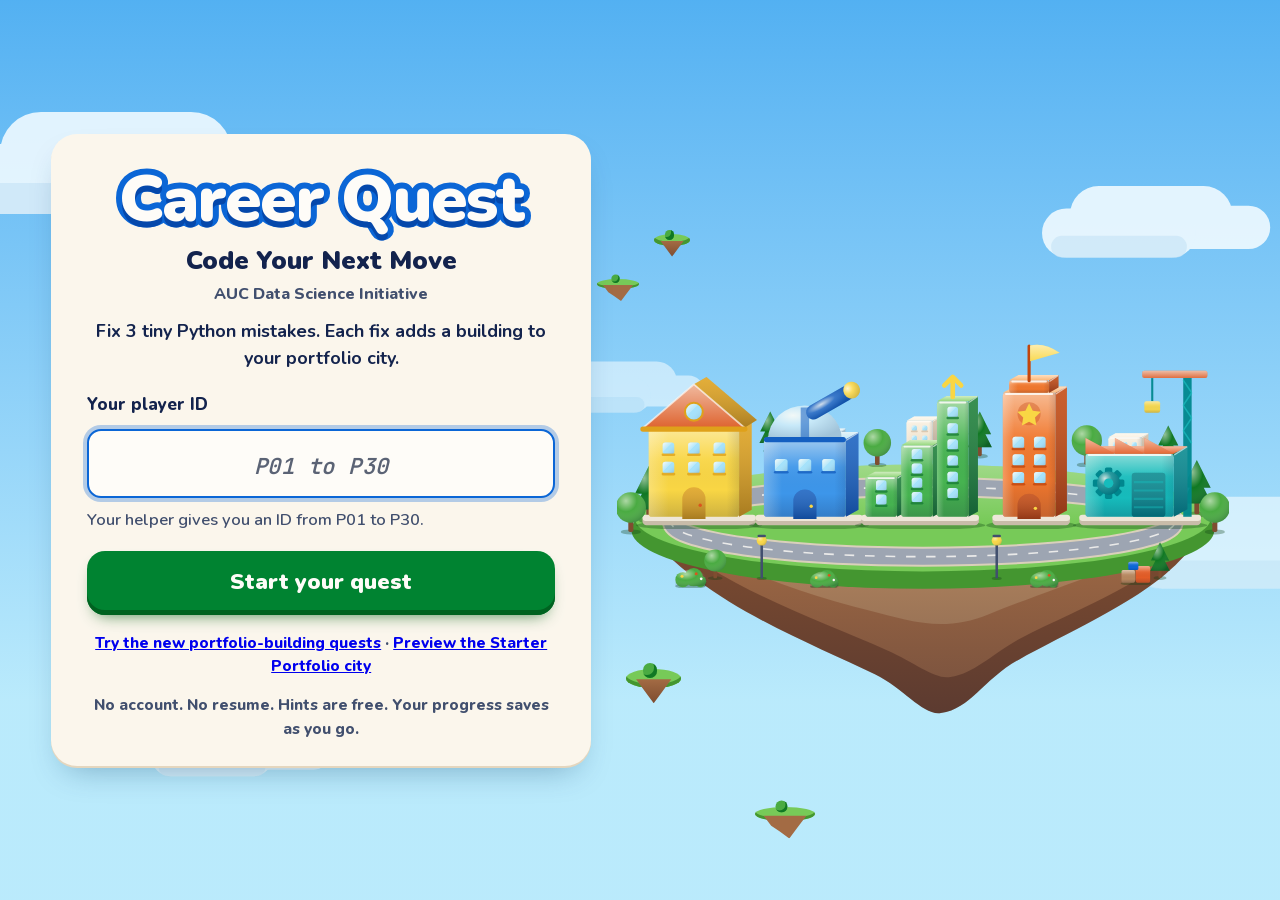
<file: index.html>
<!doctype html>
<html lang="en">
<head>
<meta charset="utf-8">
<meta name="viewport" content="width=device-width, initial-scale=1">
<meta http-equiv="Content-Security-Policy" content="default-src 'self'; script-src 'self'; style-src 'self' 'unsafe-inline'; img-src 'self' data: blob:; font-src 'self' data:; connect-src 'self'; worker-src 'self'; frame-src 'self' blob:; object-src 'none'; base-uri 'none'; form-action 'none'">
<title>Career Quest: Code Your Next Move</title>
<meta name="robots" content="noindex, nofollow">
<meta name="description" content="A beginner Python game from the AUC Data Science Initiative: fix three tiny bugs, build your career portfolio.">
<link rel="icon" href="data:image/svg+xml,%3Csvg xmlns='http://www.w3.org/2000/svg' viewBox='0 0 32 32'%3E%3Crect x='4' y='10' width='9' height='18' rx='2' fill='%23f9d544'/%3E%3Crect x='15' y='4' width='9' height='24' rx='2' fill='%230b66d6'/%3E%3Crect x='2' y='27' width='28' height='3' rx='1.5' fill='%230a933b'/%3E%3C/svg%3E">
<link rel="stylesheet" href="css/game.css">
<script type="module" src="js/game.js"></script>
</head>
<body>
<svg class="defs" width="0" height="0" aria-hidden="true" focusable="false"><defs>
  <linearGradient id="g-sheen" x1="0" y1="0" x2="0" y2="1"><stop offset="0" stop-color="#fffdf6" stop-opacity=".5"/><stop offset=".36" stop-color="#fffdf6" stop-opacity=".06"/><stop offset=".7" stop-color="#0b1030" stop-opacity="0"/><stop offset="1" stop-color="#0b1030" stop-opacity=".18"/></linearGradient>
  <linearGradient id="g-sheen-x" x1="0" y1="0" x2="1" y2="0"><stop offset="0" stop-color="#fffdf6" stop-opacity=".26"/><stop offset=".22" stop-color="#fffdf6" stop-opacity="0"/><stop offset=".86" stop-color="#0b1030" stop-opacity="0"/><stop offset="1" stop-color="#0b1030" stop-opacity=".12"/></linearGradient>
  <linearGradient id="g-side" x1="0" y1="0" x2="0" y2="1"><stop offset="0" stop-color="#fffdf6" stop-opacity=".14"/><stop offset="1" stop-color="#0b1030" stop-opacity=".26"/></linearGradient>
  <linearGradient id="g-top" x1="0" y1="0" x2="0" y2="1"><stop offset="0" stop-color="#fffdf6" stop-opacity=".6"/><stop offset="1" stop-color="#fffdf6" stop-opacity=".08"/></linearGradient>
  <linearGradient id="g-glass" x1="0" y1="0" x2="1" y2="1"><stop offset="0" stop-color="#fffdf6" stop-opacity=".9"/><stop offset=".42" stop-color="#fffdf6" stop-opacity=".2"/><stop offset=".43" stop-color="#fffdf6" stop-opacity="0"/><stop offset="1" stop-color="#0b1030" stop-opacity=".16"/></linearGradient>
  <radialGradient id="g-dome" cx=".34" cy=".3" r=".75"><stop offset="0" stop-color="#fffdf6" stop-opacity=".8"/><stop offset=".4" stop-color="#fffdf6" stop-opacity=".16"/><stop offset="1" stop-color="#0b1030" stop-opacity=".16"/></radialGradient>
  <radialGradient id="g-ball" cx=".34" cy=".28" r=".8"><stop offset="0" stop-color="#fffdf6" stop-opacity=".55"/><stop offset=".45" stop-color="#fffdf6" stop-opacity="0"/><stop offset="1" stop-color="#0b1030" stop-opacity=".22"/></radialGradient>
  <linearGradient id="g-grass" x1="0" y1="0" x2="0" y2="1"><stop offset="0" stop-color="#fffdf6" stop-opacity=".3"/><stop offset=".55" stop-color="#fffdf6" stop-opacity="0"/></linearGradient>
  <linearGradient id="g-rock" x1="0" y1="0" x2="0" y2="1"><stop offset="0" stop-color="#0b1030" stop-opacity="0"/><stop offset="1" stop-color="#0b1030" stop-opacity=".3"/></linearGradient>
</defs></svg>
<div class="sky" aria-hidden="true">
  <span class="cloud c1"></span><span class="cloud c2"></span><span class="cloud c3"></span><span class="cloud c4"></span><span class="cloud c5"></span>
  <span class="islet i1"></span><span class="islet i2"></span><span class="islet i3"></span><span class="islet i4"></span><span class="islet i5"></span>
</div>

<header class="hud" id="hud" hidden>
  <span class="brand">Career Quest</span>
  <span class="hud-player" id="hud-player"></span>
  <span class="hud-score" id="hud-score"><span id="hud-points">0</span> / 25 <span class="hud-unit">Python points</span></span>
  <ol class="path" id="hud-path" aria-label="Levels"></ol>
  <button class="btn-small btn-draft" id="btn-draft" type="button">Download draft</button>
</header>

<main>
  <section class="screen screen-title" id="screen-title">
    <div class="title-card panel">
      <h1 class="logo">Career Quest</h1>
      <p class="logo-sub">Code Your Next Move</p>
      <p class="logo-org">AUC Data Science Initiative</p>
      <p class="premise">Fix 3 tiny Python mistakes. Each fix adds a building to your portfolio city.</p>
      <div class="title-continue" id="title-continue" hidden>
        <button class="btn btn-go btn-big" id="title-continue-btn" type="button">Continue</button>
        <button class="btn-text" id="title-new" type="button">Start fresh</button>
        <button class="btn-text" id="title-restart" type="button" hidden>Start over as DEMO</button>
      </div>
      <div class="title-form" role="group" aria-labelledby="player-id-lbl">
        <label class="label" id="player-id-lbl" for="player-id">Your player ID</label>
        <input id="player-id" class="id-input" maxlength="4" autocomplete="off" autocapitalize="characters" spellcheck="false" placeholder="P01 to P30" aria-describedby="player-id-help player-id-err">
        <span class="help" id="player-id-help">Your helper gives you an ID from P01 to P30.</span>
        <span class="err" id="player-id-err" role="alert" hidden></span>
        <button class="btn btn-go btn-big" id="start-btn" type="button">Start your quest</button>
      </div>
      <p class="fine"><a href="quests.html">Try the new portfolio-building quests</a> · <a href="starter.html">Preview the Starter Portfolio city</a></p>
      <p class="fine" id="save-claim">No account. No resume. Hints are free. Your progress saves as you go.</p>
      <p class="fine fine-ok" id="offline-note" hidden>This laptop has a copy of the game, so it keeps working if the Wi-Fi drops.</p>
    </div>
    <div class="title-hero" aria-hidden="true"><div class="scene scene-hero" id="hero-scene"></div></div>
  </section>

  <section class="screen screen-game" id="screen-game" hidden>
    <div class="panel left" id="left"></div>
    <div class="right">
      <div class="port-head"><h2 id="p-name"></h2><p id="p-role"></p></div>
      <div class="scene" id="scene"></div>
      <div class="detail panel" id="detail" tabindex="0" role="region" aria-labelledby="detail-h"></div>
      <p class="data-badge" id="data-badge"></p>
    </div>
  </section>
</main>

<div class="tab-note" id="tab-note" role="alert" hidden>
  <p>Career Quest is open in another tab. Playing in two tabs can mix up your progress.</p>
  <button class="btn-small" id="tab-here" type="button">Play in this tab</button>
</div>
<div class="save-note" id="save-note" role="alert" hidden>
  <p>This browser isn't saving your progress. Keep this tab open, and use Download draft in the top bar before you close it.</p>
  <button class="btn-small" id="save-note-ok" type="button">Got it</button>
</div>
<div class="sr-only" id="announcer" aria-live="polite"></div>
<div class="toasts" id="toasts" role="status" aria-live="polite"></div>
</body>
</html>
</file>
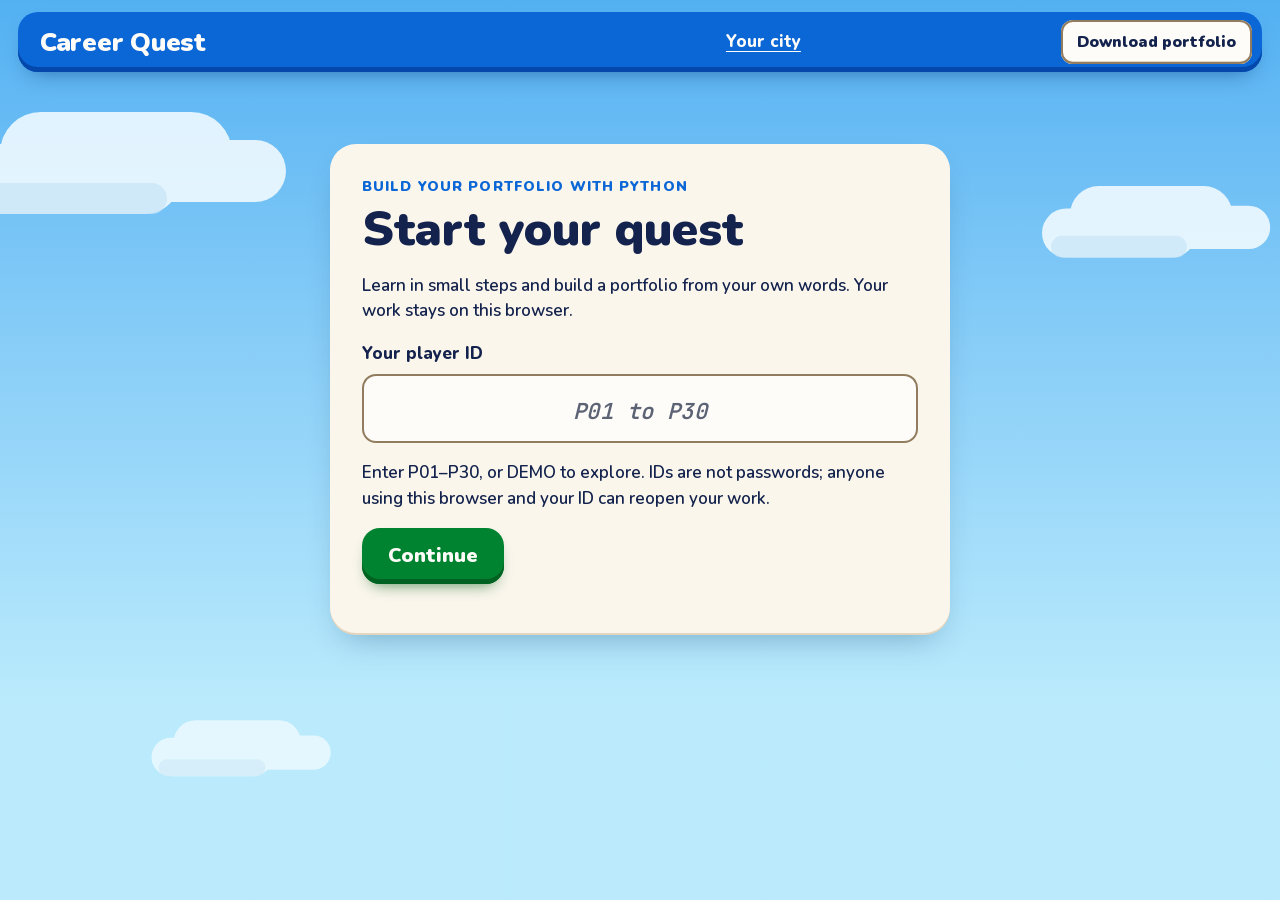
<file: quests.html>
<!doctype html><html lang="en"><head><meta charset="utf-8"><meta name="viewport" content="width=device-width,initial-scale=1"><meta name="robots" content="noindex,nofollow">
<meta http-equiv="Content-Security-Policy" content="default-src 'self'; script-src 'self'; style-src 'self' 'unsafe-inline'; img-src 'self' data: blob:; font-src 'self' data:; connect-src 'self'; worker-src 'self'; object-src 'none'; base-uri 'none'">
<title>Build Your Portfolio with Python | Career Quest</title><link rel="stylesheet" href="css/game.css"><link rel="stylesheet" href="css/quests.css"><script src="js/saved-files.js"></script><script type="module" src="js/quests.js"></script></head><body><a class="skip-to-main" href="#main-content">Skip to main content</a><svg class="defs" width="0" height="0" aria-hidden="true" focusable="false"><defs>
  <linearGradient id="g-sheen" x1="0" y1="0" x2="0" y2="1"><stop offset="0" stop-color="#fffdf6" stop-opacity=".5"/><stop offset=".36" stop-color="#fffdf6" stop-opacity=".06"/><stop offset=".7" stop-color="#0b1030" stop-opacity="0"/><stop offset="1" stop-color="#0b1030" stop-opacity=".18"/></linearGradient>
  <linearGradient id="g-sheen-x" x1="0" y1="0" x2="1" y2="0"><stop offset="0" stop-color="#fffdf6" stop-opacity=".26"/><stop offset=".22" stop-color="#fffdf6" stop-opacity="0"/><stop offset=".86" stop-color="#0b1030" stop-opacity="0"/><stop offset="1" stop-color="#0b1030" stop-opacity=".12"/></linearGradient>
  <linearGradient id="g-side" x1="0" y1="0" x2="0" y2="1"><stop offset="0" stop-color="#fffdf6" stop-opacity=".14"/><stop offset="1" stop-color="#0b1030" stop-opacity=".26"/></linearGradient>
  <linearGradient id="g-top" x1="0" y1="0" x2="0" y2="1"><stop offset="0" stop-color="#fffdf6" stop-opacity=".6"/><stop offset="1" stop-color="#fffdf6" stop-opacity=".08"/></linearGradient>
  <linearGradient id="g-glass" x1="0" y1="0" x2="1" y2="1"><stop offset="0" stop-color="#fffdf6" stop-opacity=".9"/><stop offset=".42" stop-color="#fffdf6" stop-opacity=".2"/><stop offset=".43" stop-color="#fffdf6" stop-opacity="0"/><stop offset="1" stop-color="#0b1030" stop-opacity=".16"/></linearGradient>
  <radialGradient id="g-dome" cx=".34" cy=".3" r=".75"><stop offset="0" stop-color="#fffdf6" stop-opacity=".8"/><stop offset=".4" stop-color="#fffdf6" stop-opacity=".16"/><stop offset="1" stop-color="#0b1030" stop-opacity=".16"/></radialGradient>
  <radialGradient id="g-ball" cx=".34" cy=".28" r=".8"><stop offset="0" stop-color="#fffdf6" stop-opacity=".55"/><stop offset=".45" stop-color="#fffdf6" stop-opacity="0"/><stop offset="1" stop-color="#0b1030" stop-opacity=".22"/></radialGradient>
  <linearGradient id="g-grass" x1="0" y1="0" x2="0" y2="1"><stop offset="0" stop-color="#fffdf6" stop-opacity=".3"/><stop offset=".55" stop-color="#fffdf6" stop-opacity="0"/></linearGradient>
  <linearGradient id="g-rock" x1="0" y1="0" x2="0" y2="1"><stop offset="0" stop-color="#0b1030" stop-opacity="0"/><stop offset="1" stop-color="#0b1030" stop-opacity=".3"/></linearGradient>
</defs></svg>

<div class="sky" aria-hidden="true"><span class="cloud c1"></span><span class="cloud c2"></span><span class="cloud c3"></span></div>
<header class="hud quest-hud"><span class="brand">Career Quest</span><span id="player-label"></span><a href="starter.html" id="city-link">Your city</a><button class="btn-small" type="button" id="draft">Download portfolio</button><button class="btn-small" type="button" id="python-export" hidden>Download Python</button><button class="btn-small" type="button" id="starter-export" hidden>Download Level 1 Python</button><button class="btn-small" type="button" id="bundle-export" hidden>Download bundle</button></header>
<main id="main-content" class="quest-shell" tabindex="-1"><section class="panel quest-login" id="login"><p class="eyebrow">Build your portfolio with Python</p><h1>Start your quest</h1><p>Learn in small steps and build a portfolio from your own words. Your work stays on this browser.</p><label class="label" for="player-id">Your player ID</label><input id="player-id" class="id-input" placeholder="P01 to P30" maxlength="4" autocomplete="off" autocapitalize="characters" aria-describedby="login-help"><p id="login-help">Enter P01–P30, or DEMO to explore. IDs are not passwords; anyone using this browser and your ID can reopen your work.</p><button class="btn btn-go" type="button" id="start">Continue</button><p id="login-error" role="alert"></p></section>
<div id="quest-app" hidden><div class="quest-top"><div><p class="eyebrow" id="level-name"></p><h1 id="quest-heading" tabindex="-1"></h1><p id="quest-concept"></p></div><div class="quest-tools"><button class="btn-small" id="switch-player" type="button">Switch player</button><button class="btn-small" id="erase-player" type="button">Erase this player’s data</button><span id="runtime-status" role="status">Loading Python…</span><button class="btn-small" type="button" id="sync-progress" hidden>Load saved progress</button><span id="sync-status" role="status"></span></div></div><div class="quest-layout"><nav class="panel quest-nav" aria-label="Quest progress"><h2>Your path</h2><div id="quest-list"></div></nav><section class="panel lesson" id="lesson"></section><aside class="panel live-portfolio" id="live-portfolio" aria-label="Live portfolio preview"></aside></div></div>
</main><div id="announcer" class="sr-only" aria-live="polite"></div></body></html>
</file>
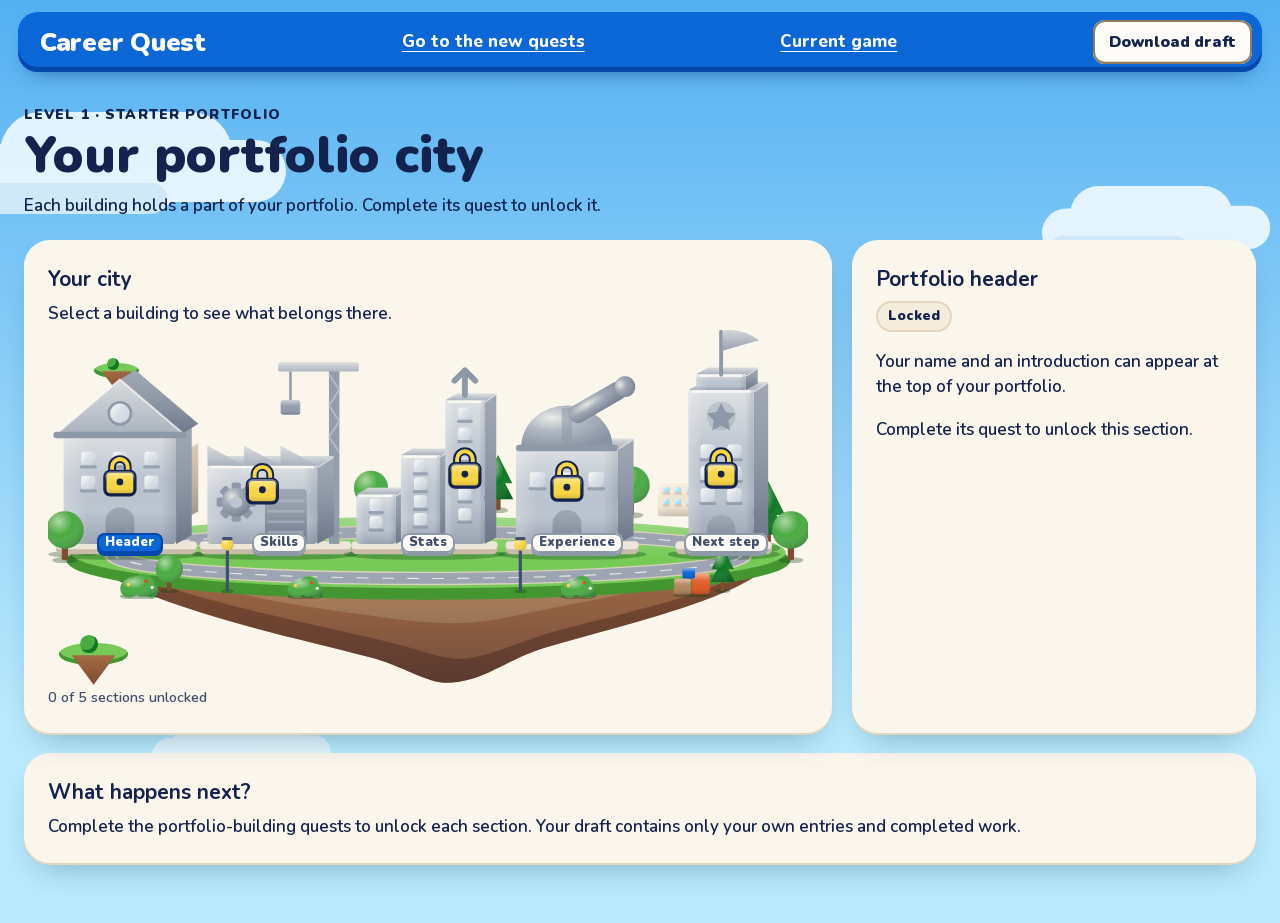
<file: starter.html>
<!doctype html>
<html lang="en"><head><meta charset="utf-8"><meta name="viewport" content="width=device-width, initial-scale=1">
<meta http-equiv="Content-Security-Policy" content="default-src 'self'; script-src 'self'; style-src 'self' 'unsafe-inline'; img-src 'self' data: blob:; font-src 'self' data:; object-src 'none'; base-uri 'none'">
<meta name="robots" content="noindex, nofollow"><title>Starter Portfolio | Career Quest</title>
<link rel="stylesheet" href="css/game.css"><link rel="stylesheet" href="css/starter.css"><script type="module" src="js/starter.js"></script></head>
<body><a class="skip-to-main" href="#main-content">Skip to main content</a><svg class="defs" width="0" height="0" aria-hidden="true" focusable="false"><defs>
  <linearGradient id="g-sheen" x1="0" y1="0" x2="0" y2="1"><stop offset="0" stop-color="#fffdf6" stop-opacity=".5"/><stop offset=".36" stop-color="#fffdf6" stop-opacity=".06"/><stop offset=".7" stop-color="#0b1030" stop-opacity="0"/><stop offset="1" stop-color="#0b1030" stop-opacity=".18"/></linearGradient>
  <linearGradient id="g-sheen-x" x1="0" y1="0" x2="1" y2="0"><stop offset="0" stop-color="#fffdf6" stop-opacity=".26"/><stop offset=".22" stop-color="#fffdf6" stop-opacity="0"/><stop offset=".86" stop-color="#0b1030" stop-opacity="0"/><stop offset="1" stop-color="#0b1030" stop-opacity=".12"/></linearGradient>
  <linearGradient id="g-side" x1="0" y1="0" x2="0" y2="1"><stop offset="0" stop-color="#fffdf6" stop-opacity=".14"/><stop offset="1" stop-color="#0b1030" stop-opacity=".26"/></linearGradient>
  <linearGradient id="g-top" x1="0" y1="0" x2="0" y2="1"><stop offset="0" stop-color="#fffdf6" stop-opacity=".6"/><stop offset="1" stop-color="#fffdf6" stop-opacity=".08"/></linearGradient>
  <linearGradient id="g-glass" x1="0" y1="0" x2="1" y2="1"><stop offset="0" stop-color="#fffdf6" stop-opacity=".9"/><stop offset=".42" stop-color="#fffdf6" stop-opacity=".2"/><stop offset=".43" stop-color="#fffdf6" stop-opacity="0"/><stop offset="1" stop-color="#0b1030" stop-opacity=".16"/></linearGradient>
  <radialGradient id="g-dome" cx=".34" cy=".3" r=".75"><stop offset="0" stop-color="#fffdf6" stop-opacity=".8"/><stop offset=".4" stop-color="#fffdf6" stop-opacity=".16"/><stop offset="1" stop-color="#0b1030" stop-opacity=".16"/></radialGradient>
  <radialGradient id="g-ball" cx=".34" cy=".28" r=".8"><stop offset="0" stop-color="#fffdf6" stop-opacity=".55"/><stop offset=".45" stop-color="#fffdf6" stop-opacity="0"/><stop offset="1" stop-color="#0b1030" stop-opacity=".22"/></radialGradient>
  <linearGradient id="g-grass" x1="0" y1="0" x2="0" y2="1"><stop offset="0" stop-color="#fffdf6" stop-opacity=".3"/><stop offset=".55" stop-color="#fffdf6" stop-opacity="0"/></linearGradient>
  <linearGradient id="g-rock" x1="0" y1="0" x2="0" y2="1"><stop offset="0" stop-color="#0b1030" stop-opacity="0"/><stop offset="1" stop-color="#0b1030" stop-opacity=".3"/></linearGradient>
</defs></svg>
<div class="sky" aria-hidden="true"><span class="cloud c1"></span><span class="cloud c2"></span><span class="cloud c3"></span></div>
<header class="hud starter-hud"><span class="brand">Career Quest</span><a href="quests.html" id="quests-link">Go to the new quests</a><a href="index.html">Current game</a><button class="btn-small" id="download-draft" type="button">Download draft</button></header>
<main id="main-content" class="starter-main" tabindex="-1"><div class="starter-heading"><p class="eyebrow">Level 1 · Starter Portfolio</p><h1>Your portfolio city</h1><p>Each building holds a part of your portfolio. Complete its quest to unlock it.</p></div>
<div class="starter-layout"><section class="panel starter-city" aria-labelledby="city-heading"><h2 id="city-heading">Your city</h2><p>Select a building to see what belongs there.</p><div class="scene starter-scene" id="starter-scene"></div><p class="starter-status" id="city-status"></p></section>
<section class="panel starter-detail" aria-live="polite" aria-atomic="true" id="starter-detail"></section></div>
<section class="panel starter-note"><h2>What happens next?</h2><p>Complete the portfolio-building quests to unlock each section. Your draft contains only your own entries and completed work.</p></section></main>
</body></html>
</file>
<file: css/game.css>
/* Career Quest: Skyline Builder (Option A). Tokens per DESIGN.md. */
@font-face{font-family:'Nunito';font-style:normal;font-weight:600 900;font-display:swap;src:url(../vendor/fonts/nunito-latin.woff2) format('woff2');unicode-range:U+0000-00FF,U+0131,U+0152-0153,U+02BB-02BC,U+02C6,U+02DA,U+02DC,U+0304,U+0308,U+0329,U+2000-206F,U+20AC,U+2122,U+2191,U+2193,U+2212,U+2215,U+FEFF,U+FFFD;}
@font-face{font-family:'JetBrains Mono';font-style:normal;font-weight:500 700;font-display:swap;src:url(../vendor/fonts/jetbrains-mono-latin.woff2) format('woff2');unicode-range:U+0000-00FF,U+0131,U+0152-0153,U+02BB-02BC,U+02C6,U+02DA,U+02DC,U+0304,U+0308,U+0329,U+2000-206F,U+20AC,U+2122,U+2191,U+2193,U+2212,U+2215,U+FEFF,U+FFFD;}

:root {
  --sky-top: oklch(0.73 0.13 242);
  --sky-bot: oklch(0.91 0.055 222);
  --cream: oklch(0.975 0.014 85);
  --cream-2: oklch(0.948 0.024 85);
  --paper: oklch(0.992 0.006 85);
  --edge: oklch(0.88 0.035 80);
  --edge-strong: oklch(0.6 0.05 75);
  --ink: oklch(0.27 0.08 265);
  --ink-2: oklch(0.43 0.055 265);
  --c-blue: oklch(0.53 0.19 258);
  --c-blue-d: oklch(0.43 0.17 260);
  --c-green: oklch(0.58 0.165 148);
  --c-green-d: oklch(0.47 0.14 148);
  --c-orange: oklch(0.64 0.18 40);
  --c-orange-d: oklch(0.53 0.165 38);
  --c-yellow: oklch(0.88 0.16 95);
  --c-yellow-d: oklch(0.76 0.15 82);
  --c-teal: oklch(0.66 0.12 195);
  --c-teal-d: oklch(0.54 0.11 198);
  --btn-go: oklch(0.53 0.155 148); --btn-go-d: oklch(0.43 0.13 148);
  --btn-clue: oklch(0.57 0.175 40); --btn-clue-d: oklch(0.47 0.155 38);
  --grass: oklch(0.76 0.17 138);
  --grass-d: oklch(0.6 0.16 140);
  --grass-l: oklch(0.83 0.15 132);
  --dirt: oklch(0.58 0.09 55);
  --dirt-d: oklch(0.47 0.08 50);
  --dirt-l: oklch(0.66 0.08 62);
  --tree: oklch(0.66 0.17 142);
  --tree-d: oklch(0.5 0.15 145);
  --win: oklch(0.88 0.07 225);
  --plinth-c: oklch(0.93 0.02 85); --plinth-dc: oklch(0.8 0.03 80);
  --road: oklch(0.72 0.02 260); --road-edge: oklch(0.86 0.03 85);
  --st-b: oklch(0.82 0.018 255); --st-s: oklch(0.68 0.025 255); --st-r: oklch(0.74 0.022 255); --st-w: oklch(0.9 0.012 250);
  --sum-b: oklch(0.88 0.16 95); --sum-s: oklch(0.75 0.15 80); --sum-r: oklch(0.62 0.18 40); --sum-f: oklch(0.62 0.18 40);
  --exp-b: oklch(0.66 0.15 250); --exp-s: oklch(0.5 0.17 258); --exp-r: oklch(0.9 0.05 230); --exp-f: oklch(0.88 0.16 95);
  --cha-b: oklch(0.68 0.17 145); --cha-s: oklch(0.52 0.14 148); --cha-r: oklch(0.8 0.15 138); --cha-f: oklch(0.88 0.16 95);
  --str-b: oklch(0.7 0.17 48); --str-s: oklch(0.56 0.17 40); --str-r: oklch(0.82 0.12 62); --str-f: oklch(0.88 0.16 95);
  --blt-b: oklch(0.72 0.12 195); --blt-s: oklch(0.56 0.11 200); --blt-r: oklch(0.64 0.18 40); --blt-f: oklch(0.88 0.16 95);
  --ok: oklch(0.95 0.05 150); --ok-line: oklch(0.72 0.12 150);
  --warn: oklch(0.955 0.04 55); --warn-line: oklch(0.76 0.12 50);
  --err: oklch(0.955 0.035 30); --err-line: oklch(0.72 0.12 30);
  --wait: oklch(0.95 0.035 240); --wait-line: oklch(0.76 0.09 245);
  --gloss-open: oklch(0.99 0.012 90 / 0.38);
  --gloss-stone: oklch(0.99 0.01 250 / 0.3);
  --shadow-c: oklch(0.32 0.09 145 / 0.32);
  --ease: cubic-bezier(0.23, 1, 0.32, 1);
  --shadow: 0 2px 0 var(--edge), 0 16px 32px -14px oklch(0.35 0.09 250 / 0.38);
  --hud-h: 60px;
  --scene-h: clamp(200px, 41vh, 380px);
  font-family: "Nunito", ui-rounded, system-ui, sans-serif;
  color: var(--ink);
}
@supports not (color: oklch(0 0 0)) { :root { --sky-top:#53b1f2;--sky-bot:#baeafc;--cream:#fbf6ec;--cream-2:#f5eddc;--paper:#fefcf8;--edge:#e4d5be;--edge-strong:#927c5f;--ink:#13234d;--ink-2:#414f6e;--c-blue:#0b66d6;--c-blue-d:#0548ab;--c-green:#0a933b;--c-green-d:#006f27;--c-orange:#e25c26;--c-orange-d:#b73d10;--c-yellow:#f9d544;--c-yellow-d:#e0a61e;--c-teal:#00a8a9;--c-teal-d:#008186;--btn-go:#008331;--btn-go-d:#006220;--btn-clue:#c84709;--btn-clue-d:#9e2e00;--grass:#77ca58;--grass-d:#449630;--grass-l:#a2db71;--dirt:#a36b44;--dirt-d:#7f4d30;--dirt-l:#b6875e;--tree:#4aab42;--tree-d:#107823;--win:#a6e2fb;--plinth-c:#eee7d9;--plinth-dc:#c8bca9;--road:#9da5b1;--road-edge:#dad0bb;--st-b:#bdc5d0;--st-s:#8e99a8;--st-r:#a2acb9;--st-w:#d8dfe6;--sum-b:#f9d544;--sum-s:#dfa11a;--sum-r:#db551d;--sum-f:#db551d;--exp-b:#3e96ea;--exp-s:#145ec1;--exp-r:#bde5f9;--exp-f:#f9d544;--cha-b:#46b250;--cha-s:#187e36;--cha-r:#8cd472;--cha-f:#f9d544;--str-b:#f0772d;--str-s:#c2460d;--str-r:#fcb26f;--str-f:#f9d544;--blt-b:#16bbbc;--blt-s:#00878e;--blt-r:#e25c26;--blt-f:#f9d544;--ok:#d8f9dd;--ok-line:#69ba7c;--warn:#ffead7;--warn-line:#ee9a69;--err:#ffe8e2;--err-line:#e68677;--wait:#daf2ff;--wait-line:#80b7e7;--gloss-open:rgba(255,252,243,0.38);--gloss-stone:rgba(247,252,255,0.3);--shadow-c:rgba(11,62,18,0.32); } }
*, *::before, *::after { box-sizing: border-box; }
body { overflow-x: clip; }
[hidden] { display: none !important; }
html { background: var(--sky-bot); }
body {
  margin: 0; display: flow-root; min-height: 100vh; min-height: 100dvh; font-size: 17px; line-height: 1.5; font-weight: 600;
  background: linear-gradient(180deg, var(--sky-top) 0%, var(--sky-bot) 78%);
  -webkit-font-smoothing: antialiased;
}
button, input, textarea { font: inherit; color: inherit; }
.defs { position: absolute; width: 0; height: 0; overflow: hidden; }
.sr-only { position: absolute; width: 1px; height: 1px; padding: 0; margin: -1px; overflow: hidden; clip: rect(0 0 0 0); white-space: nowrap; border: 0; }
:focus-visible { outline: 3px solid var(--c-blue); outline-offset: 3px; }
[tabindex="-1"]:focus { outline: none; }
code, pre { font-variant-ligatures: none; font-feature-settings: "liga" 0, "calt" 0; }

/* ---------- sky ---------- */
.sky { position: fixed; inset: 0; pointer-events: none; overflow: hidden; }
.cloud { position: absolute; width: 220px; height: 70px; border-radius: 999px; background: oklch(0.99 0.008 230);
  box-shadow: 46px -26px 0 6px oklch(0.99 0.008 230), 110px -8px 0 -4px oklch(0.99 0.008 230); opacity: 0.85; }
.cloud::before { content: ""; position: absolute; inset: 55% 6% 0; border-radius: 999px; background: oklch(0.93 0.025 235); opacity: 0.7; }
.c1 { top: 16%; left: -40px; } .c5 { top: 40%; left: 38%; transform: scale(0.5); opacity: 0.55; } .c2 { top: 22%; right: 4%; transform: scale(0.7); }
.c3 { bottom: 12%; left: 8%; transform: scale(0.55); opacity: 0.7; } .c4 { top: 58%; right: -60px; transform: scale(0.9); opacity: 0.6; }
.islet { position: absolute; width: 120px; height: 28px; border-radius: 50%; background: var(--grass); box-shadow: inset 0 -6px 0 var(--grass-d); }
.islet::before { content: ""; position: absolute; left: 34%; bottom: 60%; width: 24px; height: 24px; border-radius: 50%; background: var(--tree); box-shadow: inset -4px -4px 0 var(--tree-d); }
.islet::after { content: ""; position: absolute; left: 14%; right: 14%; top: 60%; height: 46px; background: var(--dirt);
  clip-path: polygon(0 0, 100% 0, 78% 55%, 60% 100%, 38% 70%, 18% 45%); }
.i1 { top: 30%; left: 3%; transform: scale(0.6); } .i2 { top: 72%; left: 6%; transform: scale(0.45); } .i3 { bottom: 30%; right: 2%; transform: scale(0.7); }
@media (max-width: 1280px) { body[data-screen="title"] .i3 { display: none; } }
.i4 { top: 30%; right: 47%; transform: scale(0.35); }
body[data-screen="game"] .islet { display: none; } .i5 { bottom: 8%; right: 34%; transform: scale(0.5); }

/* ---------- HUD ---------- */
.hud { position: relative; z-index: 5; margin: 12px 18px 0; min-height: var(--hud-h); display: flex; flex-wrap: wrap; align-items: center; gap: 6px 22px; padding: 6px 10px 6px 22px;
  border-radius: 20px; background: var(--c-blue); color: var(--paper); box-shadow: inset 0 -5px 0 var(--c-blue-d), 0 10px 22px -12px oklch(0.3 0.12 260 / 0.6); }
.hud :focus-visible { outline-color: var(--paper); }
.brand { font-size: 26px; font-weight: 900; letter-spacing: -0.01em; }
.hud-player, .hud-score { font-size: 20px; font-weight: 900; font-variant-numeric: tabular-nums; }
.hud-score { display: inline-block; transform-origin: center; }
.hud-unit { font-size: 15px; font-weight: 800; opacity: 0.92; }
.path { list-style: none; display: flex; margin: 0 0 0 auto; padding: 0; }
.path li { display: flex; align-items: center; gap: 6px; height: 42px; padding: 0 22px 0 28px; margin-left: -8px; font-size: 18px; font-weight: 900;
  background: var(--cream); color: var(--ink); clip-path: polygon(0 0, calc(100% - 14px) 0, 100% 50%, calc(100% - 14px) 100%, 0 100%, 14px 50%); }
.path li:first-child { clip-path: polygon(0 0, calc(100% - 14px) 0, 100% 50%, calc(100% - 14px) 100%, 0 100%); border-radius: 12px 0 0 12px; padding-left: 18px; margin-left: 0; }
.path li[data-s="current"] { background: var(--c-yellow); text-decoration: underline; text-decoration-thickness: 3px; text-underline-offset: 5px; }
.path li[data-s="done"] { background: var(--c-yellow); color: oklch(0.4 0.12 148); }
.path li svg { width: 17px; height: 17px; flex: none; }
.path li[data-s="helped"] { background: var(--cream-2); color: var(--ink-2); }
.path-tag { padding: 0 6px; border-radius: 6px; background: var(--edge); font-size: 13px; font-weight: 900; letter-spacing: 0.04em; text-transform: uppercase; }
.btn-draft { margin-left: 4px; }

/* ---------- panels + type ---------- */
.panel { background: var(--cream); border-radius: 26px; box-shadow: var(--shadow); }
.eyebrow { margin: 0; font-size: 14px; font-weight: 900; letter-spacing: 0.08em; text-transform: uppercase; color: var(--c-blue); }
.h1 { margin: 4px 0 16px; font-size: 30px; line-height: 1.15; font-weight: 900; letter-spacing: -0.01em; }
.h1-big { font-size: 38px; }
.h3 { display: block; margin: 0 0 6px; font-size: 19px; font-weight: 900; }
.lead { margin: 0 0 12px; font-size: 18px; }
.intro { margin: -6px 0 14px; font-size: 17px; color: var(--ink-2); }
/* the level briefing: goal, the code in plain English with the bug marked, and the move */
.brief { margin: -4px 0 8px; font-size: 16.5px; line-height: 1.5; color: var(--ink-2); }
.brief p { margin: 0; }
.brief-k { display: inline-block; margin-right: 8px; font-size: 13px; font-weight: 900; letter-spacing: 0.08em; text-transform: uppercase; color: var(--c-blue); }
.brief-goal { font-size: 17.5px; font-weight: 700; color: var(--ink); }
.brief .brief-k-block { display: block; margin: 12px 0 4px; }
.brief .brief-who { margin-left: 6px; font-size: 14px; font-weight: 600; font-style: italic; letter-spacing: 0; text-transform: none; color: var(--ink-2); }
.brief-lines { list-style: none; margin: 0; padding: 0; display: grid; gap: 3px; }
.brief-lines li { display: grid; grid-template-columns: 20px minmax(0, 1fr); gap: 8px; padding: 2px 10px 2px 4px; border-radius: 10px; }
.brief-lines .bl-n { font: 600 14px/1.65 "JetBrains Mono", ui-monospace, monospace; text-align: right; color: oklch(0.5 0.03 260); }
.brief-lines li.is-bug { background: oklch(0.95 0.07 95); box-shadow: inset 0 0 0 2px oklch(0.84 0.12 90); color: var(--ink); }
.bl-bug { color: var(--c-orange-d); font-weight: 900; }
.brief-move { margin-top: 12px !important; font-weight: 700; color: var(--ink); }
.brief-ex { margin-top: 10px; }
.brief-ex > summary { display: inline-block; list-style: none; cursor: pointer; font-weight: 900; color: var(--c-blue); text-decoration: underline; text-underline-offset: 3px; }
.brief-ex > summary::-webkit-details-marker { display: none; }
.brief-ex > summary .ex-sub { margin-left: 6px; font-weight: 700; color: var(--ink-2); text-decoration: none; display: inline-block; }
.brief-ex .ex-intro { margin: 8px 0 6px; }
.ex-code { padding: 8px 10px; border-radius: 14px; background: oklch(0.985 0.01 250); box-shadow: inset 0 0 0 2px oklch(0.85 0.04 250); overflow-x: auto;
  font: 500 14px/1.7 "JetBrains Mono", ui-monospace, monospace; font-variant-ligatures: none; font-feature-settings: "liga" 0, "calt" 0; }
.ex-row { display: grid; grid-template-columns: 52px max-content; align-items: baseline; padding: 1px 8px 1px 4px; border-radius: 8px; }
.brief .ex-row code { white-space: pre; font: inherit; padding: 0; border-radius: 0; background: none; }
.ex-row.is-before { margin-top: 4px; background: oklch(0.95 0.04 25); }
.ex-row.is-after { margin-top: 4px; background: oklch(0.95 0.05 150); }
.ex-tag { font: 900 11px/1.7 Nunito, system-ui, sans-serif; letter-spacing: 0.06em; text-transform: uppercase; color: var(--ink-2); }
.ex-result { grid-column: 2; font: 700 13.5px/1.5 Nunito, system-ui, sans-serif; color: var(--ink-2); white-space: normal; }
.brief-ex .ex-note { margin-top: 8px; }
.brief-wrong { margin-top: 8px !important; color: var(--ink); }
.brief-more { margin-top: 10px; }
/* pick-the-fix: the blank in the code line, and the choices under it */
.blank { display: inline-block; min-width: 3.2ch; margin: 0 2px; padding: 0 8px; border-radius: 8px; text-align: center; background: var(--paper); box-shadow: inset 0 0 0 2px oklch(0.52 0.12 70); color: var(--ink-2); font-weight: 800; }
.blank.is-filled { color: var(--ink); }
.ln-pick .edit-hidden { position: absolute; width: 1px; height: 1px; opacity: 0; pointer-events: none; }
.picks { display: flex; flex-wrap: wrap; align-items: center; gap: 10px; margin-top: 12px; }
.picks-lbl { flex: 1 0 100%; font-size: 16px; font-weight: 900; color: var(--ink); }
.pick { min-height: 52px; padding: 0 22px; border: 2px solid var(--edge-strong); border-radius: 14px; background: var(--paper); cursor: pointer;
  font: 700 18px/1 "JetBrains Mono", ui-monospace, monospace; font-variant-ligatures: none; color: var(--ink);
  box-shadow: 0 3px 0 var(--edge-strong); transition: transform 140ms var(--ease), border-color 140ms, background-color 140ms; }
.pick code { font: inherit; }
.pick:hover:not(:disabled) { border-color: var(--c-blue); }
.pick:active:not(:disabled) { transform: translateY(2px); box-shadow: 0 1px 0 var(--edge-strong); }
.pick[aria-pressed="true"] { border-color: var(--c-blue); box-shadow: 0 3px 0 var(--c-blue); }
.pick.is-tried { opacity: 0.55; text-decoration: line-through; text-decoration-thickness: 2px; }
.pick.is-right { background: var(--ok); border-color: var(--ok-line); box-shadow: 0 3px 0 var(--ok-line); opacity: 1; }
.pick:disabled:not(.is-right) { cursor: default; opacity: 0.5; }
.type-own { margin-left: auto; font-size: 15px; }
.type-own-inline { padding: 0 4px; font-size: 15px; }
.chip-desc { display: block; margin-top: 2px; font-size: 12.5px; font-weight: 600; opacity: 0.8; }
.d-desc { display: block; margin-left: 34px; font-size: 13.5px; color: var(--ink-2); }
.help { display: block; margin: 6px 0 0; font-size: 16.5px; color: var(--ink-2); font-weight: 600; }
.limit { display: block; margin-top: 6px; font-size: 14.5px; font-weight: 700; color: var(--ink-2); }
.limit.at-max { color: var(--c-orange-d); font-weight: 800; }
.hint-back { display: block; margin-top: 8px; font-size: 15.5px; }
.err { display: block; margin-top: 6px; color: var(--c-orange-d); font-weight: 800; font-size: 16px; }
.label { display: block; margin: 0 0 8px; font-size: 17px; font-weight: 800; }
.opt { font-weight: 700; color: var(--ink-2); font-size: 14px; margin-left: 6px; }
.field { margin: 18px 0 0; }
.actions { display: flex; flex-wrap: wrap; align-items: center; gap: 12px; margin-top: 18px; }
.hint code, .learn code, .help code, .brief code { white-space: nowrap; font: 600 0.92em/1.4 "JetBrains Mono", ui-monospace, monospace; font-variant-ligatures: none; font-feature-settings: "liga" 0, "calt" 0;
  padding: 1px 5px; border-radius: 6px; background: oklch(0.93 0.04 95); }

/* ---------- controls ---------- */
.btn { display: inline-flex; align-items: center; justify-content: center; gap: 10px; min-height: 56px; padding: 0 26px; border: 0; border-radius: 18px;
  font-size: 20px; font-weight: 900; cursor: pointer; color: var(--paper);
  transition: transform 140ms var(--ease), box-shadow 140ms var(--ease), opacity 140ms; }
.btn svg { width: 20px; height: 20px; flex: none; }
.btn-go { background: var(--btn-go); box-shadow: inset 0 -5px 0 var(--btn-go-d), 0 8px 16px -8px oklch(0.4 0.14 148 / 0.7); }
.btn-clue { background: var(--btn-clue); box-shadow: inset 0 -5px 0 var(--btn-clue-d), 0 8px 16px -8px oklch(0.45 0.15 38 / 0.7); }
.btn-ghost { background: var(--paper); color: var(--ink); box-shadow: inset 0 0 0 2px var(--edge-strong), inset 0 -4px 0 var(--edge); }
.btn:active:not(:disabled) { transform: translateY(2px) scale(0.98); box-shadow: inset 0 -2px 0 oklch(0.3 0.05 260 / 0.2); }
.btn:disabled, .btn-small:disabled, .btn-text:disabled { opacity: 0.55; cursor: not-allowed; }
.btn-go:focus-visible, .btn-clue:focus-visible { outline-color: var(--ink); }
.btn-big { min-height: 64px; font-size: 22px; width: 100%; }
.btn-run.is-running span { opacity: 0.85; }
@media (hover: hover) and (pointer: fine) {
  .btn:hover:not(:disabled) { transform: translateY(-1px); }
  .chip:hover:not([aria-pressed="true"]):not([aria-checked="true"]) { background: var(--paper); }
  .screen-game .bldg:hover .b-art svg { transform: translateY(-3px); }
}
.btn-text { background: none; border: 0; padding: 6px 4px; color: var(--ink-2); font-weight: 800; text-decoration: underline; text-underline-offset: 3px; cursor: pointer; }
@media (hover: hover) {
  .btn-small:hover { background: var(--cream-2); }
  .btn-text:hover { color: var(--ink); text-decoration-thickness: 2px; }
}
.btn-small { min-height: 44px; padding: 0 16px; border: 0; border-radius: 12px; background: var(--paper); color: var(--ink); font-weight: 900; font-size: 15.5px; cursor: pointer;
  box-shadow: inset 0 0 0 2px var(--edge-strong), inset 0 -3px 0 var(--edge); transition: transform 140ms var(--ease); }
.btn-small:active { transform: translateY(1px) scale(0.98); }
.clues-done { font-weight: 800; color: var(--ink-2); padding: 0 6px; }
.actions:has(#help-unlock) .clues-done { display: none; }
.btn-help { padding: 0 14px; background: var(--wait); box-shadow: inset 0 0 0 2px var(--c-blue-d), 0 3px 0 var(--c-blue-d); }
.save-note .btn-small { white-space: nowrap; flex: none; }

input:not([type="radio"]), textarea { width: 100%; padding: 12px 14px; border: 2px solid var(--edge-strong); border-radius: 14px; background: var(--paper); font-size: 17px; font-weight: 700;
  transition: border-color 150ms, box-shadow 150ms; }
textarea { resize: vertical; line-height: 1.5; }
input:not([type="radio"]):focus-visible, textarea:focus-visible { outline: none; border-color: var(--c-blue); box-shadow: 0 0 0 4px oklch(0.53 0.19 258 / 0.3); }
input[aria-invalid="true"], textarea[aria-invalid="true"] { border-color: var(--c-orange-d); }
::placeholder { color: oklch(0.5 0.03 265); font-style: italic; font-weight: 600; opacity: 1; }

.chips { display: flex; flex-wrap: wrap; gap: 8px; margin: 0; }
.chip { min-height: 40px; padding: 4px 14px; line-height: 1.2; max-width: 100%; overflow-wrap: anywhere; border: 2px solid var(--edge-strong); border-radius: 999px; background: var(--cream-2); font-size: 15.5px; font-weight: 800; cursor: pointer;
  transition: background-color 150ms, border-color 150ms, color 150ms, transform 140ms var(--ease); }
.chip:active { transform: scale(0.97); }
.chip[aria-pressed="true"], .chip[aria-checked="true"] { background: var(--c-teal-d); border-color: var(--c-teal-d); color: var(--paper); }
.chip-static { display: inline-flex; align-items: center; min-height: 32px; cursor: default; background: var(--paper); border-color: var(--edge); }
.chip-small { min-height: 36px; font-size: 14.5px; }
.add-skill { display: flex; gap: 8px; margin-top: 10px; max-width: 360px; }
.add-skill input { padding: 8px 12px; }

/* career picker */
.careers { display: grid; grid-template-columns: repeat(3, 1fr); gap: 12px; border: 0; padding: 0; margin: 0; }
.career { position: relative; display: flex; flex-direction: column; gap: 4px; padding: 16px 14px 14px; border-radius: 20px; background: var(--paper); cursor: pointer;
  box-shadow: inset 0 0 0 2px var(--edge-strong), inset 0 -4px 0 var(--edge); transition: transform 140ms var(--ease), box-shadow 150ms, background-color 150ms; }
.career input { position: absolute; opacity: 0; pointer-events: none; }
.career:has(input:focus-visible) { outline: 3px solid var(--c-blue); outline-offset: 3px; }
.career.is-on { background: var(--c-yellow); box-shadow: inset 0 0 0 3px var(--ink), inset 0 -5px 0 var(--ink); }
.career.is-on::after { content: ""; position: absolute; top: 12px; right: 12px; width: 26px; height: 26px; border-radius: 50%;
  background: var(--ink) url("data:image/svg+xml,%3Csvg xmlns='http://www.w3.org/2000/svg' viewBox='0 0 20 20'%3E%3Cpath d='M4.5 10.5l3.6 3.6 7.4-8' fill='none' stroke='%23fefcf8' stroke-width='3' stroke-linecap='round' stroke-linejoin='round'/%3E%3C/svg%3E") center / 18px no-repeat; }
.career:active { transform: scale(0.98); }
.careers:disabled .career { cursor: not-allowed; }
.careers:disabled .career:not(.is-on) { opacity: 0.55; }
.c-name { font-size: 19px; font-weight: 900; line-height: 1.15; }
.c-blurb { font-size: 15px; color: var(--ink-2); line-height: 1.35; }
.c-icon { width: 44px; height: 40px; margin-bottom: 4px; }
.c-icon svg { width: 100%; height: 100%; display: block; }

/* ---------- title ---------- */
.screen-title { min-height: 100vh; min-height: 100dvh; display: grid; grid-template-columns: minmax(0, 540px) minmax(0, 1fr); align-items: center; gap: 2vw; padding: 24px 4vw; position: relative; }
.title-card { width: 100%; padding: 34px 36px 26px; text-align: center; position: relative; z-index: 1; }
.logo { margin: 0; font-size: 66px; line-height: 0.95; font-weight: 900; letter-spacing: -0.02em; color: var(--paper);
  -webkit-text-stroke: 12px var(--c-blue); paint-order: stroke fill; text-shadow: 0 6px 0 var(--c-blue-d); }
.logo-sub { margin: 10px 0 0; font-size: 26px; font-weight: 900; color: var(--ink); }
.logo-org { margin: 2px 0 12px; font-size: 16px; font-weight: 800; color: var(--ink-2); }
.premise { margin: 0 0 20px; font-size: 18px; font-weight: 700; color: var(--ink); }
.title-form { text-align: left; display: grid; gap: 4px; }
.id-input { font-family: "JetBrains Mono", ui-monospace, monospace; font-size: 30px !important; text-align: center; letter-spacing: 0.06em; padding: 10px !important; }
.id-input::placeholder { font-size: 22px; letter-spacing: 0.02em; }
.title-form .btn { margin-top: 14px; }
.title-continue { display: grid; justify-items: center; gap: 6px; margin: 0 0 18px; }
.title-continue:not([hidden]) + .title-form { padding-top: 14px; border-top: 2px dashed var(--edge); }
.fine { margin: 16px 0 0; font-size: 15.5px; font-weight: 800; color: var(--ink-2); }
.fine-ok { margin-top: 6px; color: oklch(0.42 0.12 148); }
.title-hero { position: relative; height: min(66vh, 540px); }
.scene-hero { --scene-h: min(66vh, 540px); --isle-h: 44%; height: 100%; overflow: visible; animation: bob 7s ease-in-out 4; }
.scene-hero .bldg { cursor: default; max-width: none; }
.scene-hero .island { left: 5%; right: 5%; }
.scene-hero .b-art { height: calc(var(--scene-h) * 0.44); height: 46cqh; }
@keyframes bob { 0%, 100% { transform: translateY(0); } 50% { transform: translateY(-8px); } }

/* ---------- game layout ---------- */
.screen-game { display: grid; grid-template-columns: minmax(440px, 1fr) minmax(0, 1fr); gap: 18px; padding: 16px 18px 18px; position: relative; z-index: 1;
  height: calc(100vh - var(--hud-real, var(--hud-h)) - 12px); height: calc(100dvh - var(--hud-real, var(--hud-h)) - 12px); }
.screen-game > * { min-width: 0; }
.screen-game[data-phase="showcase"] { grid-template-columns: minmax(400px, 0.8fr) minmax(0, 1.2fr); }
.left { --pad-x: 28px; --pad-t: 24px; --pad-b: 22px; padding: var(--pad-t) var(--pad-x) var(--pad-b); overflow-x: hidden; overflow-y: auto; overscroll-behavior: contain; }
.right { position: relative; display: grid; grid-template-rows: auto minmax(200px, 1fr) clamp(110px, 24%, 200px) auto; gap: 8px; min-height: 0; }
.port-head { text-align: center; padding-top: 2px; }
.port-head h2 { margin: 0; font-size: 30px; font-weight: 900; line-height: 1.1; color: var(--ink); text-shadow: 0 2px 0 oklch(0.97 0.02 230 / 0.7); overflow-wrap: anywhere; }
.port-head p { margin: 2px 0 0; font-size: 18px; font-weight: 800; color: var(--ink); }

/* code */
.code-panel { position: relative; border-radius: 18px; background: oklch(0.985 0.01 250); box-shadow: inset 0 0 0 2px oklch(0.85 0.04 250); overflow: hidden; }
.code-head { display: flex; flex-wrap: wrap; gap: 4px 12px; justify-content: space-between; padding: 8px 14px; font: 600 13.5px/1.4 "JetBrains Mono", ui-monospace, monospace; color: var(--ink-2); background: oklch(0.95 0.02 250); }
.head-r { display: inline-flex; align-items: center; gap: 10px; }
/* Sits in the code header's corner, but comes after the code in the tab order. */
.btn-reset { position: absolute; top: 4px; right: 10px; min-height: 28px; padding: 2px 4px; font: 800 14px/1.2 "Nunito", sans-serif; color: var(--ink-2); }
.head-r { padding-right: 92px; }
.code:focus-visible { outline: 3px solid var(--c-blue); outline-offset: -3px; }
.py-status[data-s="ready"] { color: oklch(0.42 0.12 148); font-weight: 700; }
.py-status[data-s="failed"] { color: var(--c-orange-d); font-weight: 700; }
.fix-tip { font: 900 14px/1.4 "Nunito", sans-serif; color: var(--c-orange-d); }
.code { padding: 10px 14px 12px; font: 500 15px/1.9 "JetBrains Mono", ui-monospace, monospace; font-variant-ligatures: none; font-feature-settings: "liga" 0, "calt" 0; overflow-x: auto; }
.code-static { margin: 6px 0 0; padding: 12px 16px; border-radius: 14px; background: oklch(0.985 0.01 250); box-shadow: inset 0 0 0 2px oklch(0.85 0.04 250); white-space: pre-wrap; overflow-wrap: anywhere;
  font: 500 15px/1.7 "JetBrains Mono", ui-monospace, monospace; font-variant-ligatures: none; font-feature-settings: "liga" 0, "calt" 0; }
.ln { display: flex; align-items: center; min-height: 32px; white-space: pre; }
.ln-n { flex: none; width: 2.2ch; margin-right: 1ch; color: oklch(0.5 0.03 260); text-align: right; user-select: none; }
.ln-edit { position: relative; width: max-content; min-width: 100%; margin: 2px -6px; padding: 2px 6px; border-radius: 10px; background: var(--c-yellow); box-shadow: inset 0 0 0 2px oklch(0.52 0.12 70); }
.ln-edit:focus-within { outline: 3px solid var(--c-blue); outline-offset: 2px; }
.ln-edit .ln-n { color: oklch(0.38 0.05 260); }
.ln-edit.is-solved { background: var(--ok); box-shadow: inset 0 0 0 2px var(--ok-line); }
.indent { flex: none; width: calc(var(--i) * 1ch); }
.ln-edit .edit { flex: none; min-width: 12ch; padding: 0; border: 0; border-radius: 0; background: transparent; box-shadow: none;
  font: 700 15px/1.9 "JetBrains Mono", ui-monospace, monospace; font-variant-ligatures: none; font-feature-settings: "liga" 0, "calt" 0; color: var(--ink); caret-color: var(--c-blue); }
.ln-edit .edit:focus-visible { outline: none; box-shadow: none; }
.t-str { color: oklch(0.48 0.15 30); } .t-kw { color: oklch(0.45 0.18 290); font-weight: 700; } .t-num { color: oklch(0.48 0.14 150); } .t-com { color: oklch(0.49 0.035 260); font-style: italic; }
.output { padding: 10px 14px 12px; border-top: 2px dashed oklch(0.85 0.04 250); }
.output pre { margin: 4px 0 0; font: 500 14.5px/1.6 "JetBrains Mono", ui-monospace, monospace; font-variant-ligatures: none; font-feature-settings: "liga" 0, "calt" 0; white-space: pre-wrap; overflow-wrap: anywhere; color: var(--ink); }
.out-lbl { font: 900 14px/1 "Nunito", sans-serif; letter-spacing: 0.06em; text-transform: uppercase; color: var(--ink-2); }

/* feedback + hints */
.feedback:empty { display: none; }
.fb-progress { margin: 6px 0 0; font-variant-numeric: tabular-nums; color: var(--ink-2); }
.fb-progress:empty { display: none; }
.feedback { margin-top: 16px; padding: 12px 16px; border-radius: 16px; border: 2px solid transparent; }
.feedback p { margin: 0; }
.feedback .fb-title { font-weight: 900; font-size: 18px; }
.fb-tech { margin-top: 8px !important; font: 500 13.5px/1.45 "JetBrains Mono", ui-monospace, monospace; font-variant-ligatures: none; color: var(--ink-2); overflow-wrap: anywhere; }
.feedback[data-kind="ok"] { background: var(--ok); border-color: var(--ok-line); }
.feedback[data-kind="warn"] { background: var(--warn); border-color: var(--warn-line); }
.feedback[data-kind="err"] { background: var(--err); border-color: var(--err-line); }
.feedback[data-kind="wait"] { background: var(--wait); border-color: var(--wait-line); }
.fb-retry { margin-top: 10px; }
.stuck-card { margin-top: 14px; padding: 14px 16px; border-radius: 16px; background: var(--wait); border: 2px solid var(--wait-line); }
.stuck-card p { margin: 0 0 10px; }
.stuck-card p:last-child { margin-bottom: 0; }
.stuck-card .fb-title { font-weight: 900; font-size: 18px; margin-bottom: 4px; }
.stuck-card .help { margin: 8px 0 0; }
.hints { display: grid; grid-template-columns: minmax(0, 1fr); gap: 10px; margin-top: 14px; }
@media (max-width: 420px) { .hint code { white-space: normal; overflow-wrap: anywhere; } }
.hint { padding: 14px 18px; border-radius: 6px 18px 18px 18px; background: oklch(0.955 0.085 95); box-shadow: 0 2px 0 oklch(0.85 0.11 90), 0 10px 18px -12px oklch(0.4 0.1 80 / 0.5); transform: rotate(-0.5deg); }
.hint + .hint { transform: rotate(0.4deg); }
.hint p { margin: 0; }
.hint > summary { display: block; list-style: none; cursor: pointer; }
.hint > summary::-webkit-details-marker { display: none; }
.hint:not([open]) > summary { margin-bottom: 0 !important; }
.hint:not([open]) > summary::after { content: "Show"; margin-left: 0.5em; font-weight: 800; color: var(--ink-2); text-decoration: underline; text-underline-offset: 3px; }
.hint:not([open]) { padding-top: 10px; padding-bottom: 10px; }
.hint-tier { font-weight: 900; font-size: 16px; margin-bottom: 4px !important; }
.hint-free { margin-top: 8px !important; padding-top: 8px; border-top: 1.5px solid oklch(0.85 0.1 90); font-size: 15px; color: var(--ink-2); }
.ask { margin: 16px 0 0; font-size: 15.5px; color: var(--ink-2); }

/* unlock + showcase */
.unlock-banner { display: flex; align-items: center; gap: 16px; margin-bottom: 12px; }
.unlock-banner .h1 { margin: 0 0 6px; }
.plus { display: inline-block; padding: 5px 14px; border-radius: 999px; background: var(--c-yellow); box-shadow: inset 0 -3px 0 var(--c-yellow-d); font-weight: 900; font-size: 17px; }
.badge { flex: none; display: inline-grid; place-items: end center; width: 88px; height: 88px; padding-bottom: 4px; border-radius: 20px; background: oklch(0.9 0.07 228); box-shadow: inset 0 -5px 0 oklch(0.8 0.08 230), 0 8px 14px -8px oklch(0.35 0.1 250 / 0.5); overflow: hidden; }
.badge svg { width: 72px; height: 80px; }
.badges { display: flex; flex-wrap: wrap; gap: 10px; margin: 4px 0 16px; }
.badges .badge { width: 64px; height: 64px; border-radius: 18px; } .badges .badge svg { width: 52px; height: 58px; }
.learn { padding: 16px 18px; border-radius: 18px; background: var(--paper); box-shadow: inset 0 0 0 2px var(--edge); }
.learn p { margin: 0 0 12px; } .learn p:last-child { margin: 0; }
.learn-what { padding: 12px 16px; }
.learn-what p { font-size: 16.5px; line-height: 1.45; margin-bottom: 8px; }
.learn-what .why { margin: 0; font-size: 15.5px; color: var(--ink-2); }
.think-after { margin: 14px 0 0; padding: 12px 16px; border-radius: 14px; background: var(--cream-2); font-size: 15.5px; }
.unlock-banner .badge { width: 76px; height: 76px; } .unlock-banner .badge svg { width: 62px; height: 70px; }
.explain .help { margin-top: 2px; }
.explain-label { display: block; margin-bottom: 8px; font-size: 17px; font-weight: 700; line-height: 1.4; color: var(--ink); }
.explain-k { font-weight: 900; }
.explain-label .opt { margin-left: 0; font-weight: 600; color: var(--ink-2); }
.think-after p { margin: 0; } .think-after p + p { margin-top: 8px; }
.why-down { display: none; }
.explain { margin-top: 18px; }
.starters { display: flex; flex-wrap: wrap; gap: 6px; margin: 8px 0 0; }
.explain .label { margin-top: 14px; }
.nudge { color: var(--c-orange-d); font-weight: 800; }
.score { margin: 0 0 4px; font-size: 18px; }
.done { margin: 14px 0 0; padding: 12px 16px; border-radius: 14px; background: var(--ok); border: 2px solid var(--ok-line); font-weight: 800; }
.share { margin-top: 20px; padding-top: 16px; border-top: 2px dashed var(--edge); }
.share ul { margin: 6px 0 8px; padding-left: 20px; }
.share li { margin: 4px 0; }
.print-frame { position: fixed; left: -10000px; top: 0; width: 900px; height: 1200px; border: 0; }

/* ---------- the island city ---------- */
.scene { position: relative; min-height: 0; overflow: hidden; container-type: size; --isle-h: 52%; }
.island-svg { position: absolute; left: 1%; bottom: 0; width: 98%; height: var(--isle-h); }
.props { position: absolute; inset: 0; pointer-events: none; }
.props-back { z-index: 1; } .props-front { z-index: 3; }
.prop { position: absolute; display: block; --shadow: var(--shadow-c); }
.prop svg { display: block; width: 100%; height: auto; }
.filler { --bw: var(--win); --hi: var(--paper); --shadow: transparent; }
.filler-a { --b: oklch(0.93 0.03 80); --bs: oklch(0.82 0.04 75); --br: oklch(0.96 0.02 80); }
.filler-b { --b: oklch(0.88 0.04 230); --bs: oklch(0.76 0.05 235); --br: oklch(0.93 0.03 230); }
.mini-isle { position: absolute; z-index: 0; width: 9%; aspect-ratio: 3 / 1; border-radius: 50%; background: var(--grass); box-shadow: inset 0 -4px 0 var(--grass-d); }
.mini-isle::after { content: ""; position: absolute; left: 18%; right: 18%; top: 55%; height: 130%; background: linear-gradient(var(--dirt), var(--dirt-d)); clip-path: polygon(0 0, 100% 0, 70% 60%, 50% 100%, 30% 60%); }
.mini-isle::before { content: ""; position: absolute; left: 30%; bottom: 55%; width: 26%; aspect-ratio: 1; border-radius: 50%; background: var(--tree); box-shadow: inset -3px -3px 0 var(--tree-d); }
.m1 { left: 1.5%; bottom: 6%; } .m2 { left: 6%; top: 10%; width: 6%; }
.screen-game[data-phase="showcase"] .m2 { display: none; }
.island { position: absolute; left: 1%; right: 1%; bottom: calc(var(--isle-h) * 0.68); display: flex; align-items: flex-end; justify-content: space-between; }
/* Layers in the city: back props (1), each building's drawing and glow (2), front trees and lamps (3),
   building signs (4). The island and buildings form no layer of their own, so a sign can sit above a front tree. */
.island .b-art, .island .b-glow { z-index: 2; }
.island .b-art { position: relative; }
.bldg, .badge {
  --b: var(--st-b); --bs: var(--st-s); --br: var(--st-r); --bw: var(--st-w); --bf: var(--st-s);
  --shadow: var(--shadow-c); --lock: var(--c-yellow); --lock-edge: var(--ink); --hi: var(--paper);
  --plinth: var(--plinth-c); --plinth-d: var(--plinth-dc);
}
.bldg { position: relative; flex: 1 1 0; min-width: 0; max-width: 180px; display: flex; flex-direction: column; align-items: center;
  padding: 0; border: 0; background: none; cursor: pointer; color: inherit; font: inherit; }
.badge { --shadow: transparent; }
.bldg[data-state="open"], .badge { --bw: var(--win); }
:is(.b-summary, .b-header):is(.badge, [data-state="open"]) { --b: var(--sum-b); --bs: var(--sum-s); --br: var(--sum-r); --bf: var(--sum-f); }
:is(.b-explorer, .b-experience):is(.badge, [data-state="open"]) { --b: var(--exp-b); --bs: var(--exp-s); --br: var(--exp-r); --bf: var(--exp-f); }
:is(.b-chart, .b-stats):is(.badge, [data-state="open"]) { --b: var(--cha-b); --bs: var(--cha-s); --br: var(--cha-r); --bf: var(--cha-f); }
:is(.b-strategy, .b-nextStep):is(.badge, [data-state="open"]) { --b: var(--str-b); --bs: var(--str-s); --br: var(--str-r); --bf: var(--str-f); }
:is(.b-built, .b-skills):is(.badge, [data-state="open"]) { --b: var(--blt-b); --bs: var(--blt-s); --br: var(--blt-r); --bf: var(--blt-f); }
.b-art { display: block; width: 124%; margin-inline: -12%; height: calc(var(--scene-h) * 0.6); height: 66cqh; clip-path: inset(-80% -60% 0 -60%); }
.b-art svg { display: block; width: 100%; height: 100%; overflow: visible; transition: transform 180ms var(--ease); }
.b-sign { position: absolute; z-index: 4; bottom: 3%; left: 50%; translate: -50% 0; width: max-content; max-width: 104%; padding: 2px 8px; border-radius: 8px; white-space: nowrap;
  background: var(--paper); box-shadow: inset 0 0 0 2px var(--bs), 0 3px 0 var(--bs); font-size: 13px; font-weight: 900; line-height: 1.2; text-align: center; color: var(--ink); }
.bldg[data-state="locked"] .b-sign { color: var(--ink-2); }
.bldg[aria-pressed="true"] .b-sign { background: var(--c-blue); color: var(--paper); box-shadow: inset 0 0 0 2px var(--c-blue-d), 0 3px 0 var(--c-blue-d); }
.bldg:focus-visible { outline: none; }
.bldg:focus-visible .b-sign { outline: 3px solid var(--ink); outline-offset: 2px; }
.b-glow { position: absolute; left: 50%; bottom: 0; width: 180%; aspect-ratio: 1; translate: -50% 30%; border-radius: 50%; opacity: 0; pointer-events: none;
  background: radial-gradient(closest-side, oklch(0.98 0.15 95) 0%, oklch(0.97 0.14 95 / 0.8) 35%, oklch(0.97 0.13 95 / 0)); }
.b-pop { position: absolute; z-index: 6; translate: -50% -100%; padding: 7px 13px; border-radius: 12px; background: var(--ink); color: var(--paper);
  font-size: 16px; font-weight: 900; white-space: nowrap; box-shadow: 0 10px 18px -10px oklch(0.2 0.08 265 / 0.7); pointer-events: none; }
.b-pop::after { content: ""; position: absolute; left: 50%; bottom: -6px; width: 12px; height: 12px; translate: -50% 0; rotate: 45deg; background: var(--ink); border-radius: 2px; }
.dust { position: absolute; z-index: 3; border-radius: 50%; background: oklch(0.97 0.02 85 / 0.92); pointer-events: none; }
.confetti { position: absolute; z-index: 4; width: 8px; height: 12px; border-radius: 2px; pointer-events: none; }

/* detail card */
.detail:focus-visible { outline: 3px solid var(--c-blue); outline-offset: 3px; }
.detail { padding: 16px 22px 26px; overflow: auto; min-height: 0; }
.detail.can-scroll:not(.at-end) { -webkit-mask-image: linear-gradient(#000 calc(100% - 24px), transparent); mask-image: linear-gradient(#000 calc(100% - 24px), transparent); }
.screen-game[data-phase="showcase"] .right { grid-template-rows: auto minmax(220px, 1fr) clamp(110px, 26%, 220px) auto; }
@media (max-width: 980px) { .screen-game[data-phase="showcase"] .right { grid-template-rows: auto auto auto auto; } }
.btn-run.is-done:disabled { opacity: 1; background: var(--ok); color: var(--ink); box-shadow: inset 0 0 0 2px var(--ok-line), 0 4px 0 var(--ok-line); }
body[data-screen="game"] .c1 { display: none; }
.detail h3 { margin: 0 0 8px; font-size: 19px; font-weight: 900; }
.detail p { margin: 0 0 8px; }
.d-locked { display: flex; align-items: center; gap: 12px; color: var(--ink-2); }
.d-lock { flex: none; position: relative; width: 18px; height: 15px; margin-top: 8px; border-radius: 4px; background: var(--c-yellow); box-shadow: 0 0 0 2px var(--ink); }
.d-lock::before { content: ""; position: absolute; left: 3px; right: 3px; top: -10px; height: 11px; border: 2.5px solid var(--ink); border-bottom: 0; border-radius: 8px 8px 0 0; }
.d-quote { white-space: pre-wrap; }
.d-muted { color: var(--ink-2); font-size: 15.5px; }
.d-big { font-size: 20px; }
.d-titles { margin: 0 0 8px; padding-left: 20px; } .d-titles li { margin: 2px 0; }
.d-top { list-style: none; margin: 0 0 8px; padding: 0; display: grid; gap: 6px; }
.d-top li { display: flex; align-items: center; gap: 10px; font-size: 18px; font-weight: 900; }
.rank { display: inline-grid; place-items: center; width: 28px; height: 28px; border-radius: 50%; background: var(--c-yellow); box-shadow: inset 0 -3px 0 var(--c-yellow-d); font-size: 15px; }
.chart { width: 100%; border-collapse: collapse; }
.chart th { width: 26%; padding: 4px 10px 4px 0; text-align: left; font-size: 15.5px; font-weight: 900; }
.chart td { padding: 4px 0; }
.cbar { display: block; height: 16px; width: var(--w); max-width: 100%; border-radius: 8px; background: var(--cha-b); box-shadow: inset 0 -3px 0 var(--cha-s); }
.chart .cnum { width: 3.5ch; padding-left: 10px; text-align: right; font: 700 15px/1 "JetBrains Mono", monospace; }
.data-badge { justify-self: end; margin: 0; padding: 6px 12px; border-radius: 12px; background: var(--paper); box-shadow: inset 0 0 0 2px var(--edge); font-size: 14px; font-weight: 800; }

/* toasts + notices */
.toasts { position: fixed; left: 50%; bottom: 22px; transform: translateX(-50%); display: grid; gap: 8px; z-index: 20; width: max-content; max-width: calc(100vw - 32px); }
.toast { padding: 12px 18px; border-radius: 14px; background: var(--ink); color: var(--paper); font-weight: 800; box-shadow: 0 12px 24px -10px oklch(0.2 0.08 265 / 0.6);
  transition: opacity 200ms var(--ease), transform 200ms var(--ease); }
@starting-style { .toast { opacity: 0; transform: translateY(8px); } }
.toast.is-out { opacity: 0; transform: translateY(6px); }
.tab-note { position: fixed; z-index: 30; left: 50%; top: 14px; translate: -50% 0; display: flex; flex-wrap: wrap; align-items: center; gap: 10px 14px; max-width: min(720px, calc(100vw - 24px));
  padding: 12px 16px; border-radius: 16px; background: var(--paper); box-shadow: inset 0 0 0 2px var(--c-orange-d), 0 14px 30px -12px oklch(0.25 0.08 265 / 0.6); font-weight: 800; }
.tab-note p { margin: 0; flex: 1 1 280px; }
/* a tab paused because the game is open in another one looks paused, not live */
body[data-paused] main, body[data-paused] .hud { opacity: 0.45; filter: saturate(0.3); transition: opacity 200ms var(--ease); }
.save-note { display: flex; align-items: center; gap: 14px; }
.save-note p { margin: 0; }
.save-note[hidden] { display: none; }
.save-note { position: fixed; z-index: 30; left: 50%; bottom: 14px; translate: -50% 0; max-width: min(720px, calc(100vw - 24px)); padding: 12px 16px; border-radius: 16px;
  background: var(--paper); box-shadow: inset 0 0 0 2px var(--c-orange-d), 0 14px 30px -12px oklch(0.25 0.08 265 / 0.6); font-weight: 800; }
.save-note p { margin: 0; }

/* ---------- big screens: sticky helpers ---------- */
@media (min-width: 981px) and (min-height: 600px) {
  .hud { position: sticky; top: 12px; }
  html { scroll-padding-top: 90px; }
}
@media (min-width: 981px) and (min-height: 540px) {
  .left { scroll-padding-bottom: 150px; }
  .left[data-phase="challenge"] { scroll-padding-bottom: 6px; }
  .left[data-phase="challenge"] { scroll-padding-top: calc(var(--work-h, 280px) - var(--pad-t) + 8px); }
  /* text scrolling up out of the panel fades under its rounded top edge instead of being cut in half */
  .left::before { content: ""; position: sticky; top: calc(-1 * var(--pad-t)); z-index: 4; display: block; height: 16px; pointer-events: none;
    margin: calc(-1 * var(--pad-t)) calc(-1 * var(--pad-x)) calc(var(--pad-t) - 16px); background: linear-gradient(var(--cream), transparent); }
  .work { position: sticky; top: calc(-1 * var(--pad-t)); z-index: 3; margin: 0 calc(-1 * var(--pad-x)); padding: 18px var(--pad-x) 12px; background: var(--cream); box-shadow: 0 12px 16px -16px oklch(0.35 0.06 80 / 0.55); }
  .actions-sticky { position: sticky; bottom: calc(-1 * var(--pad-b)); z-index: 2; margin: 18px calc(-1 * var(--pad-x)) calc(-1 * var(--pad-b)); padding: 14px var(--pad-x) var(--pad-b); background: var(--cream); border-radius: 0 0 26px 26px;
    box-shadow: 0 -12px 18px -16px oklch(0.35 0.06 80 / 0.5); }
}
@media (min-width: 981px) and (min-height: 540px) and (max-height: 679px) {
  .work { padding: 12px var(--pad-x) 8px; }
  .work .code-head { padding: 5px 14px; }
  .work .code { padding: 6px 14px 8px; line-height: 1.55; }
  .work .ln { min-height: 26px; }
  .work .ln-edit .edit { line-height: 1.55; }
  .work .output { padding: 6px 14px 8px; }
  .work .output pre { line-height: 1.45; }
  .work .actions { margin-top: 10px; }
  .work .btn { min-height: 50px; }
}

/* ---------- smaller screens ---------- */
@media (max-width: 1100px) {
  .b-sign { font-size: 13px; padding: 2px 5px; }
  .code, .ln-edit .edit { font-size: 13.5px; }
}
@media (min-width: 981px) and (max-width: 1100px) {
  .code .t-com { display: none; }   /* "# from your profile": the level intro already says it, and the line then fits */
  .indent { width: calc(var(--i) * 0.5ch); }
  /* the top bar stays on one row on 1024-wide screens */
  .hud { gap: 6px 14px; padding-left: 18px; }
  .brand { font-size: 22px; } .hud-player, .hud-score { font-size: 18px; }
  .path li { height: 38px; padding: 0 14px 0 22px; font-size: 16px; }
}
@media (max-width: 1000px) {
  .screen-title { grid-template-columns: 1fr; justify-items: center; }
  .title-hero { display: none; }
}
@media (max-width: 980px) {
  :root { --scene-h: clamp(210px, 48vw, 380px); }
  .screen-game, .screen-game[data-phase="showcase"] { grid-template-columns: 1fr; height: auto; --scene-h: clamp(210px, 48vw, 380px); }
  .left { overflow: visible; }
  .right { grid-template-rows: auto auto auto auto; }
  .detail { max-height: none; }
  .scene { height: var(--scene-h); }
  .hud { gap: 6px 14px; margin: 8px 8px 0; padding: 6px 10px; }
  .brand { font-size: 20px; } .hud-player, .hud-score { font-size: 17px; }
  .path { margin-left: 0; } .path li { height: 36px; padding: 0 12px 0 18px; font-size: 15px; }
  .careers { grid-template-columns: 1fr; }
}
@media (max-width: 420px) {
  /* signs take turns high and low, so full words fit on a phone-width city without touching */
  .b-explorer .b-sign, .b-strategy .b-sign { bottom: 21%; }
  .b-summary .b-sign { left: 2px; translate: 0 0; }
  .b-skills .b-sign, .b-experience .b-sign { bottom: 21%; }
  .b-header .b-sign { left: 2px; translate: 0 0; }
}
@media (max-width: 560px) {
  .b-sign { font-size: 13px; padding: 1px 5px; max-width: none; line-height: 1.1; }
  .b-chart .b-sign, .b-built .b-sign, .b-nextStep .b-sign { white-space: normal; width: min-content; }
  .island { left: 4%; right: 4%; }
  .screen-game { padding: 10px 8px; gap: 10px; }
  .left { --pad-x: 16px; --pad-t: 18px; --pad-b: 18px; }
  .title-card { padding: 24px 18px; }
  .logo { font-size: 48px; -webkit-text-stroke-width: 9px; }
  .h1 { font-size: 25px; } .h1-big { font-size: 30px; }
  .btn { min-height: 52px; font-size: 18px; padding: 0 18px; }
  .unlock-banner { align-items: flex-start; }
  .badge { width: 60px; height: 60px; } .badge svg { width: 48px; height: 54px; }
}
@media (max-height: 820px) and (min-width: 981px) {
  .h1 { font-size: 26px; margin-bottom: 12px; } .left { --pad-x: 24px; --pad-t: 20px; --pad-b: 20px; }
  .h1-big { font-size: 32px; }
  .port-head h2 { font-size: 26px; } .port-head p { font-size: 16.5px; }
}
@media (max-height: 700px) {
  .title-card { padding: 22px 30px 18px; }
  .logo { font-size: 52px; } .logo-sub { font-size: 22px; margin-top: 6px; } .premise { margin-bottom: 12px; font-size: 17px; }
  .title-form .btn { margin-top: 10px; min-height: 56px; } .fine { margin-top: 10px; }
}
@media (prefers-reduced-motion: reduce) {
  *, *::before, *::after { transition-duration: 0.01ms !important; animation-duration: 0.01ms !important; }
  .scene-hero { animation: none; }
}
@media print { .sky, .hud, .toasts { display: none; } }
@media (forced-colors: active) {
  .btn, .btn-small, .career, .chip, .panel, .hint, .feedback, .stuck-card, .learn, .b-sign, .badge { border: 2px solid ButtonText; }
  .btn:disabled { border-color: GrayText; color: GrayText; }
  .ln-edit { outline: 3px solid Highlight; outline-offset: 1px; }
  .ln-edit .edit { border-bottom: 2px solid CanvasText; }
  .career.is-on, .chip[aria-pressed="true"], .chip[aria-checked="true"], .bldg[aria-pressed="true"] .b-sign, .path li[data-s="current"] {
    outline: 4px solid Highlight; outline-offset: 2px; forced-color-adjust: none; background: Highlight; color: HighlightText;
  }
  .career.is-on *, .chip[aria-pressed="true"] *, .bldg[aria-pressed="true"] .b-sign * { color: HighlightText; }
  .path li, .path li:first-child { border: 2px solid CanvasText; clip-path: none; margin-left: 0; }
  .d-lock { forced-color-adjust: none; background: Canvas; border: 2px solid CanvasText; box-shadow: none; }
  .d-lock::before { forced-color-adjust: none; border-color: CanvasText; }
  .scene, .island-svg, .props { forced-color-adjust: none; }
  .logo { -webkit-text-stroke: 0; text-shadow: none; color: CanvasText; }
  .cbar { forced-color-adjust: none; border: 1px solid CanvasText; }
}

/* ---------- shorter laptop screens: the writing box and the newest clue stay in view ---------- */
@media (min-width: 981px) and (max-height: 759px) {
  .why-up { display: none; } .why-down { display: block; }
}
@media (min-width: 981px) and (max-height: 679px) {
  .unlock-banner { gap: 12px; margin-bottom: 8px; }
  .unlock-banner .badge { width: 56px; height: 56px; } .unlock-banner .badge svg { width: 46px; height: 52px; }
  .unlock-banner .h1 { font-size: 26px; margin: 0; }
  .unlock-banner > div { display: flex; flex-wrap: wrap; align-items: center; gap: 4px 12px; }
  .learn-what { padding: 12px 16px; }
  .learn-what p { font-size: 15.5px; line-height: 1.42; }
  .explain { margin-top: 12px; }
  .explain textarea { height: 84px; min-height: 0; }
  .actions-sticky { padding-top: 10px; }
  .actions-sticky .btn { min-height: 50px; }
  .hint { padding: 10px 14px; }
  .hint p { font-size: 15px; line-height: 1.42; }
  .hint-free { margin-top: 6px !important; padding-top: 6px; font-size: 14px !important; }
  /* the message and its explanation card fit together under the pinned code */
  .feedback { margin-top: 10px; padding: 8px 14px; }
  .stuck-card { margin-top: 8px; padding: 9px 14px; }
  .feedback .fb-title, .stuck-card .fb-title { font-size: 17px; }
  .stuck-card p { font-size: 15.5px; line-height: 1.4; }
  .fb-retry { margin-top: 6px; min-height: 38px; }
  .feedback p:not(.fb-title):not(.fb-tech) { font-size: 15.5px; line-height: 1.42; }
  /* pick mode: label and choices share one row, so the pinned code area stays short */
  .picks { margin-top: 8px; gap: 8px; }
  .picks-lbl { flex: none; margin-right: 4px; font-size: 15px; }
  .pick { min-height: 42px; padding: 0 16px; font-size: 16px; }
  .work .actions { margin-top: 10px; }
}
.learn-more { margin-top: 18px; background: transparent; box-shadow: inset 0 0 0 2px var(--edge); }
.think { font-size: 16px; color: var(--ink-2); }
</file>
<file: css/quests.css>
.quest-hud { justify-content: space-between; }
.quest-hud a { color: inherit; font-weight: 800; text-underline-offset: 4px; }
.quest-shell { position: relative; max-width: 1280px; margin: 28px auto 70px; padding: 0 22px; }
.quest-login { padding: 32px; max-width: 620px; margin: 8vh auto; }
.quest-login h1,.quest-top h1 { font-size: clamp(2rem,4vw,3rem); line-height: 1.1; margin: 6px 0 12px; font-weight: 900; }
.quest-login input { display: block; margin-top: 6px; }
.quest-top { display: flex; justify-content: space-between; align-items: end; gap: 20px; margin-bottom: 18px; }
.quest-top p { margin: 0; }
.quest-tools { display:flex; flex-wrap:wrap; gap:12px; align-items:center; }
#runtime-status { font-size:.9rem; font-weight:800; }
.quest-layout { display:grid; grid-template-columns: minmax(155px, .28fr) minmax(0,1fr) minmax(240px, .48fr); gap: 18px; align-items:start; }
.quest-nav { padding:20px; max-height:75vh; overflow:auto; position:sticky; top:16px; }
.quest-nav h2 { margin:0 0 12px; font-size:1.2rem; }
.quest-nav h3 { margin: 16px 0 6px; font-size:.9rem; color:var(--ink-2); }
.quest-nav button { display:block; width:100%; text-align:left; border:0; border-radius:10px; padding:8px; background:transparent; cursor:pointer; }
.quest-nav button[aria-current="step"] { background:var(--c-yellow); font-weight:900; }
.quest-nav button:disabled { cursor:not-allowed; color:var(--ink-2); opacity:.72; }
.lesson { padding:clamp(20px,3vw,38px); }
.lesson h2 { margin:0 0 8px; font-size:1.4rem; }
.lesson h3 { margin:26px 0 6px; font-size:1.18rem; }
.lesson p { margin:8px 0; }
.lesson pre { overflow-x:auto; white-space:pre-wrap; overflow-wrap:anywhere; padding:16px; border-radius:14px; background:var(--cream-2); font:600 15px/1.5 'JetBrains Mono',monospace; }
.lesson label { display:block; font-weight:900; margin: 12px 0 6px; }
.lesson input:not([type=radio]), .lesson textarea { width:100%; max-width:600px; border:2px solid var(--edge-strong); border-radius:12px; background:var(--paper); padding:10px 12px; }
.lesson textarea { resize:vertical; min-height:68px; font-family:'JetBrains Mono',monospace; }
.choices { display:flex; flex-wrap:wrap; gap:8px; margin:12px 0; }
.choices button { background:var(--paper); border:2px solid var(--edge); border-radius:12px; padding:9px 12px; cursor:pointer; }
.choices button[aria-pressed=true] { border-color:var(--c-blue); background:var(--wait); }
.lesson .feedback { padding:12px 15px; border-radius:12px; background:var(--wait); margin:12px 0; }
.lesson .feedback[data-kind=error] { background:var(--err); }
.lesson .feedback[data-kind=success] { background:var(--ok); }
.hint-list { margin:10px 0; padding-left:24px; }
.quest-actions { display:flex; flex-wrap:wrap; gap:12px; margin-top:20px; }
.quest-complete { margin-top:20px; padding:18px; border-radius:16px; background:var(--ok); }
.quest-complete h3 { margin-top:0; }
@media(max-width:760px) { .quest-shell{padding:0 14px}.quest-layout{grid-template-columns:1fr}.quest-nav{position:static;max-height:200px}.quest-top{align-items:start;flex-direction:column}.quest-login{margin-top:2vh} }

.lesson .feedback { white-space: pre-wrap; }

/* The city stays beside the lesson so students see their work grow. */
.live-portfolio { padding: 20px; position: sticky; top: 16px; }
.live-portfolio h2 { margin: 0; font-size: 1.25rem; }
.live-portfolio .live-intro { margin: 4px 0 0; font-size: .9rem; color: var(--ink-2); }
.live-scene { height: 180px; --scene-h: 180px; margin: 0 -8px; }
.live-scene .b-sign { font-size: 10px; padding: 2px 3px; max-width: none; }
.live-profile { border-top: 2px solid var(--edge); padding-top: 12px; }
.live-profile h3 { margin: 0 0 6px; font-size: 1.08rem; overflow-wrap: anywhere; }
.live-profile p { margin: 5px 0; overflow-wrap: anywhere; font-size: .9rem; }
.live-skills { display:flex; flex-wrap:wrap; gap:5px; padding:0; margin:8px 0; list-style:none; }
.live-skills li { padding:3px 8px; background:var(--cream-2); border-radius:10px; font-size:.84rem; }
.live-editor { margin-top:14px; padding-top:12px; border-top:2px solid var(--edge); }
.live-editor summary { cursor:pointer; font-weight:900; text-decoration:underline; text-underline-offset:3px; }
.live-editor label { display:block; font-size:.88rem; margin:12px 0 4px; font-weight:800; }
.live-editor input,.live-editor textarea { width:100%; background:var(--paper); border:2px solid var(--edge-strong); border-radius:10px; padding:8px; font:inherit; }
.live-editor textarea { min-height:65px; resize:vertical; }
.live-editor button { margin-top:12px; }
.live-editor .help { display:block; }
.live-portfolio .city-rise .b-art { animation:city-rise .65s cubic-bezier(.23,1,.32,1) both; }
@keyframes city-rise { from { opacity:.2; transform:translateY(20px); } to { opacity:1; transform:translateY(0); } }
@media (max-width:860px) and (min-width:761px) { .quest-layout { grid-template-columns:minmax(150px,.27fr) minmax(0,1fr); } .live-portfolio { position:static; grid-column:2; grid-row:2; } .lesson { grid-column:2; grid-row:1; } .quest-nav { grid-column:1; grid-row:1 / span 2; } .live-scene { height:150px; --scene-h:150px; } }
@media (max-width:760px) { .quest-nav { grid-row:1; max-height:115px; } .lesson { grid-row:2; } .live-portfolio { position:static; grid-row:3; } }
@media (prefers-reduced-motion:reduce) { .live-portfolio .city-rise .b-art { animation:none; } }

#shown-code mark { background:var(--c-yellow); color:var(--ink); border-radius:3px; padding:1px 2px; }

.live-code { margin-top:12px; padding-top:10px; border-top:2px solid var(--edge); }
.live-code summary { cursor:pointer; font-weight:900; text-decoration:underline; text-underline-offset:3px; }
.live-code pre { font:600 .76rem/1.5 'JetBrains Mono',monospace; white-space:pre-wrap; overflow-wrap:anywhere; max-height:240px; overflow:auto; padding:10px; background:var(--cream-2); border-radius:10px; }

/* Keyboard users can reach the main content without traversing the toolbar. */
.skip-to-main { position:absolute; z-index:100; top:.5rem; left:.75rem; padding:.55rem .8rem; border:2px solid var(--ink); border-radius:10px; background:var(--paper); color:var(--ink); font-weight:900; transform:translateY(-200%); }
.skip-to-main:focus { transform:none; outline:3px solid var(--c-blue); outline-offset:3px; }

/* Communicate selection and focus without relying on color alone. */
.choices button { min-height:44px; }
.choices button[aria-pressed="true"]::before { content:"✓ "; font-weight:900; }
#quest-heading:focus, #success:focus { outline:3px solid var(--ink); outline-offset:4px; border-radius:4px; }
/* Expanded editors must scroll naturally instead of staying taller than the viewport. */
.live-portfolio:has(details[open]) { position:static; }
@media (forced-colors:active) {
  .choices button { border:2px solid ButtonText; }
  .choices button[aria-pressed="true"] { outline:3px solid Highlight; outline-offset:2px; }
  #shown-code mark { outline:2px solid Highlight; }
  #quest-heading:focus, #success:focus { outline-color:Highlight; }
}
/* The level label sits on the blue sky, not the cream panel. */
.quest-top .eyebrow { color:var(--ink); }
.live-code pre { font-size:.875rem; }
</file>
<file: css/starter.css>
.starter-hud { justify-content: space-between; }
.starter-hud a { color: inherit; font-weight: 800; text-underline-offset: 4px; }
.starter-main { position: relative; max-width: 1280px; margin: 32px auto 60px; padding: 0 24px; }
.starter-heading { margin: 0 0 22px; }
.starter-heading h1 { font-size: clamp(2.2rem, 4vw, 3.5rem); line-height: 1.05; margin: 4px 0 10px; font-weight: 900; }
.starter-heading p { margin: 0; }
.starter-layout { display: grid; grid-template-columns: minmax(0, 1.6fr) minmax(260px, .8fr); gap: 20px; align-items: stretch; }
.starter-city, .starter-detail, .starter-note { padding: 24px; }
.starter-city h2, .starter-detail h2, .starter-note h2 { margin: 0 0 6px; font-size: 1.3rem; }
.starter-city > p { margin: 0; }
.starter-scene { height: 360px; --scene-h: 360px; }
.starter-status { color: var(--ink-2); font-size: .9rem; }
.starter-detail { align-self: stretch; }
.starter-detail .status-pill { display: inline-block; background: var(--cream-2); border: 2px solid var(--edge); padding: 3px 10px; border-radius: 999px; font-size: .85rem; font-weight: 900; }
.starter-detail p { overflow-wrap: anywhere; }
.starter-note { margin-top: 20px; }
.starter-note p { margin: 0; }
@media (max-width: 760px) { .starter-main { padding: 0 16px; margin-top: 24px; } .starter-layout { grid-template-columns: 1fr; } .starter-scene { height: 280px; --scene-h: 280px; } .starter-city, .starter-detail, .starter-note { padding: 18px; } }
@media (max-width: 480px) { .starter-scene { height: 230px; --scene-h: 230px; } .starter-scene .b-sign { font-size: 11px; padding: 2px 3px; white-space: normal; } }
.starter-person-name { font-size: 1.25rem; font-weight: 900; }
.starter-person-headline, .starter-record-description { white-space: pre-wrap; }
.starter-empty { color: var(--ink-2); }
.starter-badges { display: flex; flex-wrap: wrap; gap: .5rem; list-style: none; margin: 1rem 0 0; padding: 0; }
.starter-badges li { background: var(--cream-2); border: 2px solid var(--edge); border-radius: 999px; padding: .25rem .75rem; overflow-wrap: anywhere; }
.starter-stats { display: flex; flex-wrap: wrap; gap: .65rem; margin: 1rem 0 0; }
.starter-stat, .starter-record { background: var(--cream-2); border: 2px solid var(--edge); border-radius: 16px; padding: .75rem 1rem; }
.starter-stat dt { color: var(--ink-2); font-size: .9rem; }
.starter-stat dd { margin: 0; font-size: 1.4rem; font-weight: 900; }
.starter-record { margin-top: 1rem; }
.starter-record p { margin: .25rem 0; }
.starter-record-title { font-weight: 900; }
.just-unlocked .b-art { animation: starter-rise 750ms cubic-bezier(.23,1,.32,1) both; }
@keyframes starter-rise { from { opacity: .15; transform: translateY(42px) scale(.94); } to { opacity: 1; transform: translateY(0) scale(1); } }
@media (prefers-reduced-motion: reduce) { .just-unlocked .b-art { animation: none; } }

/* Keyboard users can reach the main content without traversing the toolbar. */
.skip-to-main { position:absolute; z-index:100; top:.5rem; left:.75rem; padding:.55rem .8rem; border:2px solid var(--ink); border-radius:10px; background:var(--paper); color:var(--ink); font-weight:900; transform:translateY(-200%); }
.skip-to-main:focus { transform:none; outline:3px solid var(--c-blue); outline-offset:3px; }
/* Keep the small level label readable against the blue sky. */
.starter-heading .eyebrow { color:var(--ink); }
</file>
